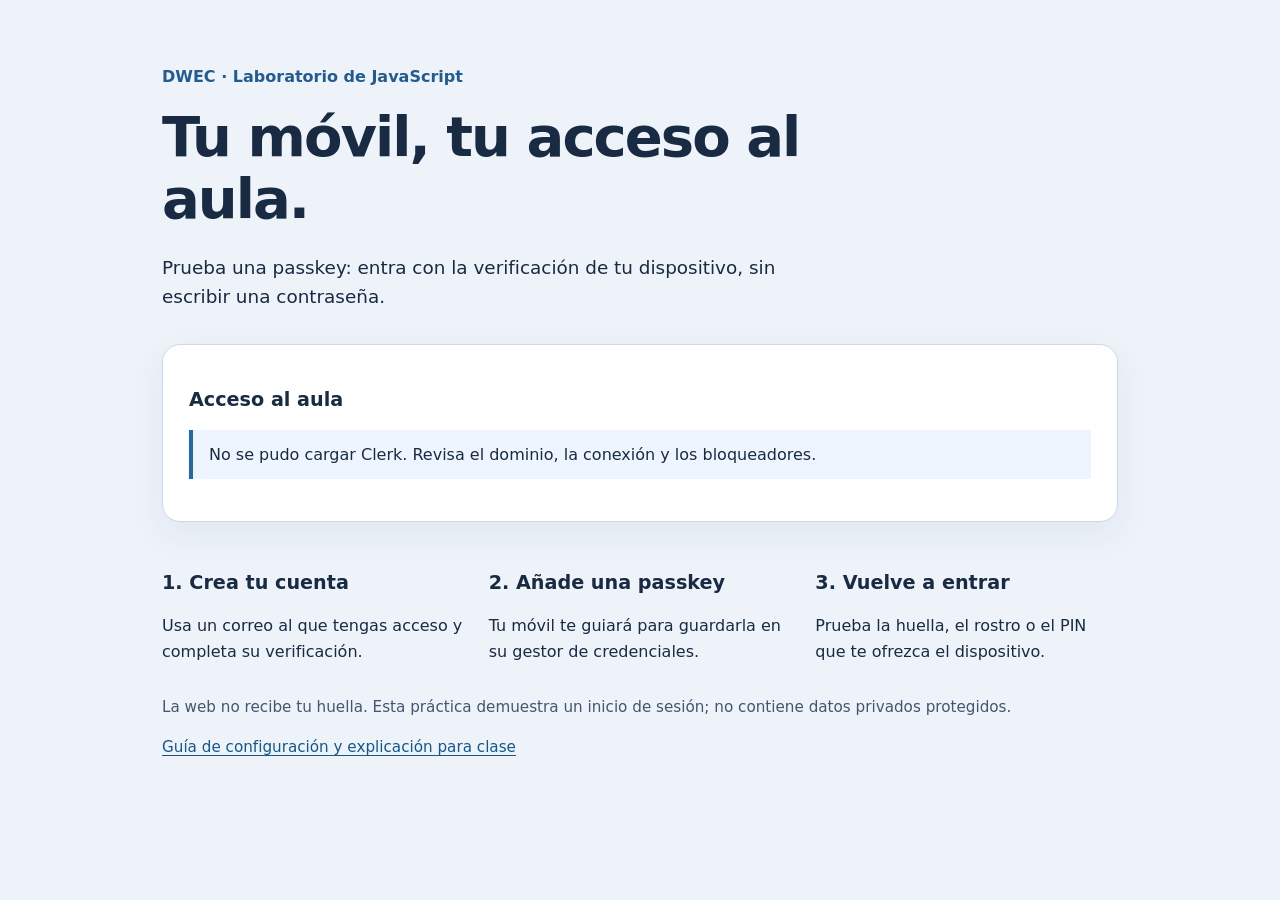
<file: index.html>
<!doctype html>
<html lang="es">
<head>
  <meta charset="utf-8">
  <meta name="viewport" content="width=device-width, initial-scale=1">
  <title>Acceso al aula · Passkeys</title>
  <link rel="stylesheet" href="styles.css">
  <script src="config.js" defer></script>
  <script src="app.js?v=2" defer></script>
</head>
<body>
  <main>
    <p class="etiqueta">DWEC · Laboratorio de JavaScript</p>
    <h1>Tu móvil, tu acceso al aula.</h1>
    <p class="intro">Prueba una passkey: entra con la verificación de tu dispositivo, sin escribir una contraseña.</p>
    <section class="tarjeta" aria-labelledby="titulo-acceso">
      <h2 id="titulo-acceso">Acceso al aula</h2>
      <p id="estado" role="status" aria-live="polite">Preparando la aplicación…</p>
      <div id="sin-sesion" hidden>
        <p>La primera vez, crea tu cuenta. Si ya tienes una passkey, elige esa opción en el formulario de acceso.</p>
        <div class="acciones">
          <button id="entrar" type="button">Iniciar sesión</button>
          <button id="registrar" class="secundario" type="button">Crear cuenta</button>
        </div>
      </div>
      <div id="con-sesion" hidden>
        <p>Has iniciado sesión como <strong id="nombre"></strong>.</p>
        <p>Para preparar el acceso desde este móvil, crea una passkey y sigue el diálogo del dispositivo.</p>
        <div class="acciones">
          <button id="crear-passkey" type="button">Crear mi passkey</button>
          <button id="perfil" class="secundario" type="button">Gestionar mi cuenta</button>
          <button id="salir" class="secundario" type="button">Cerrar sesión</button>
        </div>
        <p class="nota">Después, cierra sesión y vuelve a entrar con la passkey para comprobarla.</p>
      </div>
    </section>
    <section class="pasos" aria-label="Pasos de la práctica">
      <article><h2>1. Crea tu cuenta</h2><p>Usa un correo al que tengas acceso y completa su verificación.</p></article>
      <article><h2>2. Añade una passkey</h2><p>Tu móvil te guiará para guardarla en su gestor de credenciales.</p></article>
      <article><h2>3. Vuelve a entrar</h2><p>Prueba la huella, el rostro o el PIN que te ofrezca el dispositivo.</p></article>
    </section>
    <p class="nota">La web no recibe tu huella. Esta práctica demuestra un inicio de sesión; no contiene datos privados protegidos.</p>
    <footer><a href="LEEME.html">Guía de configuración y explicación para clase</a></footer>
    <noscript>Necesitas activar JavaScript para utilizar esta práctica.</noscript>
  </main>
</body>
</html>
</file>
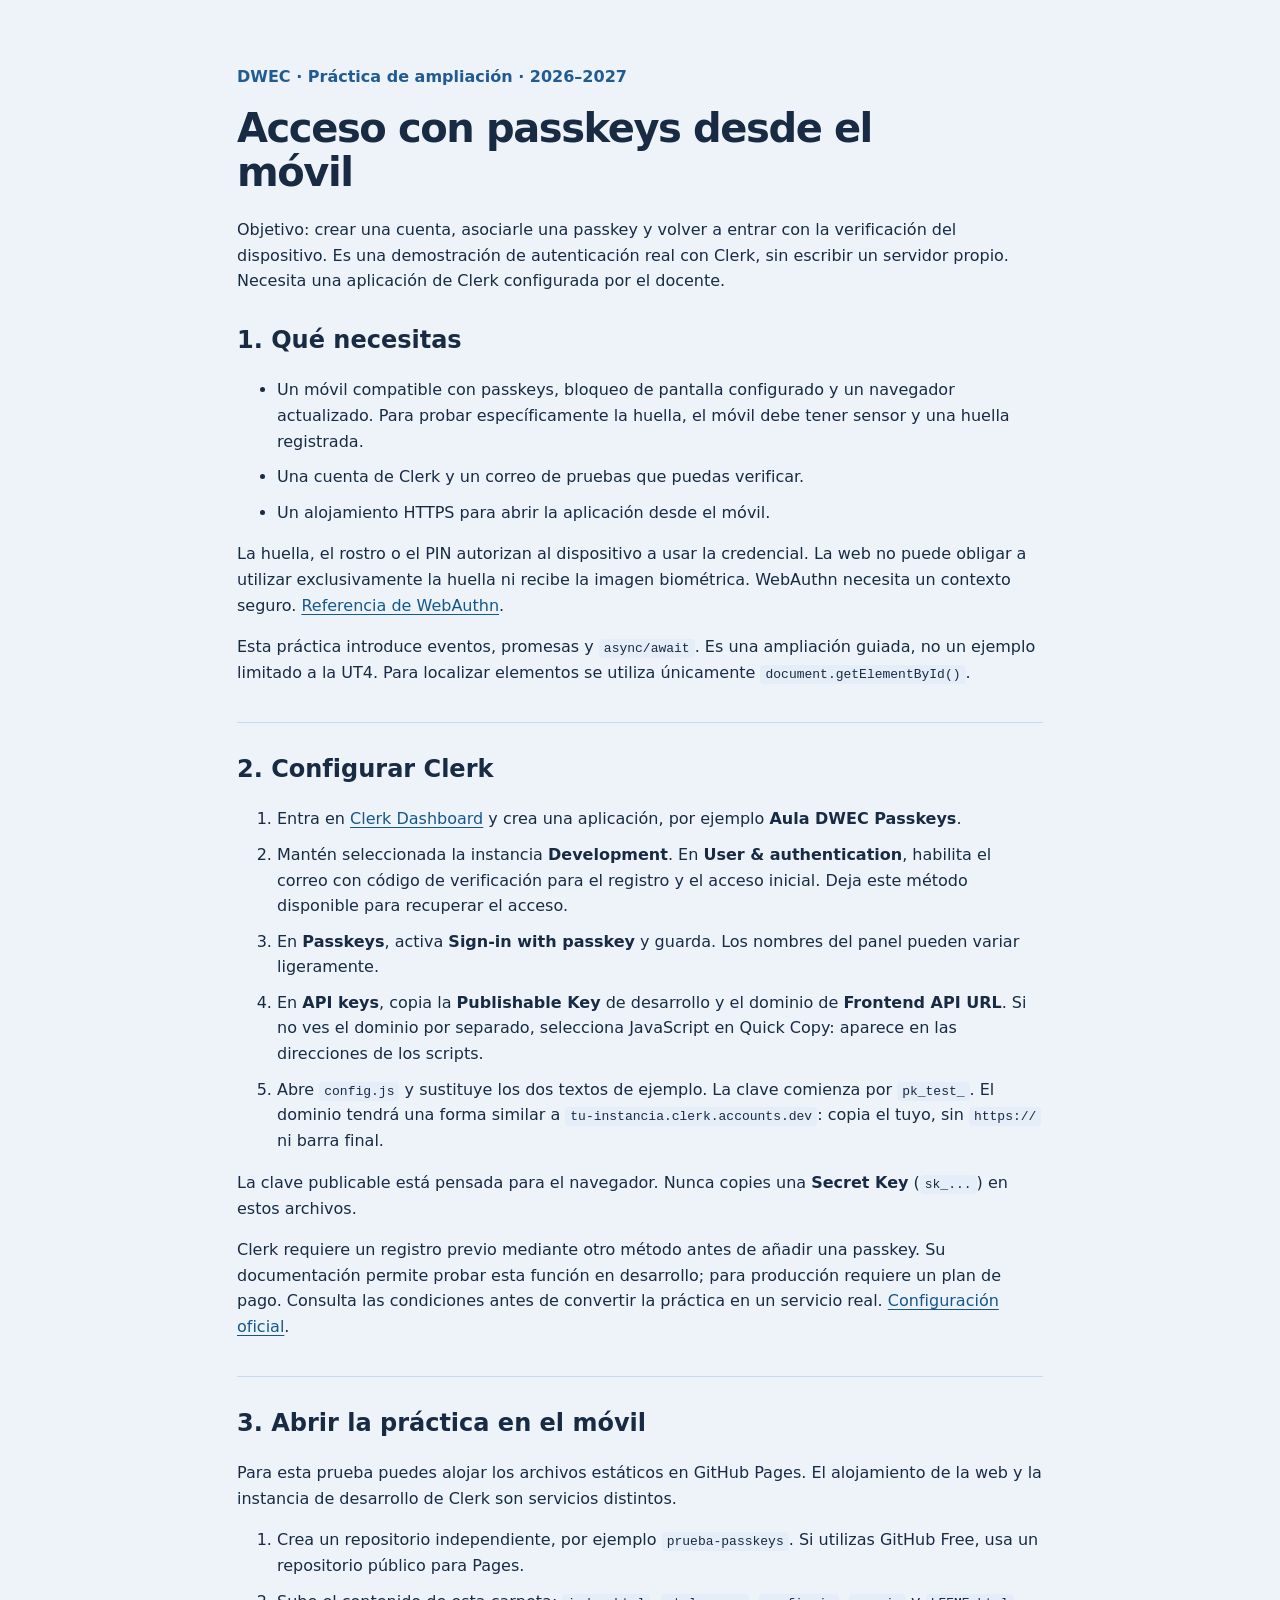
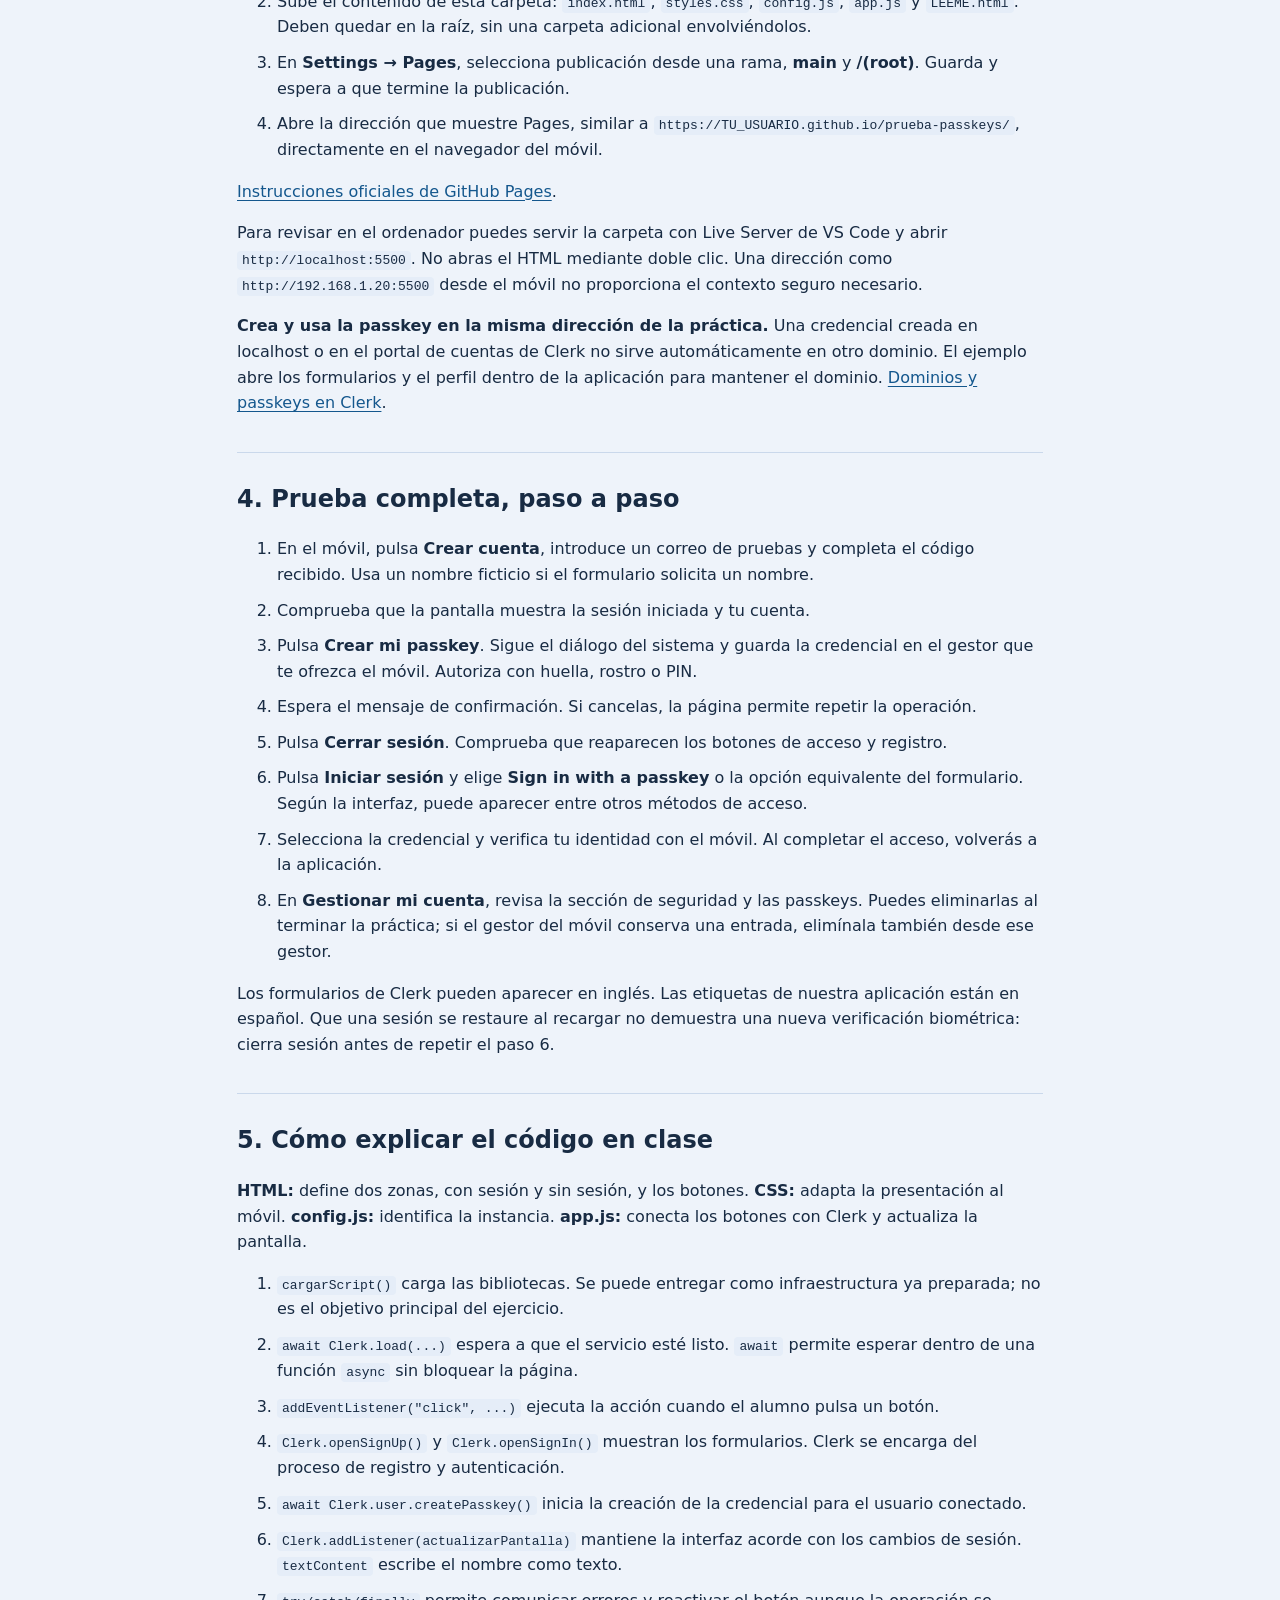
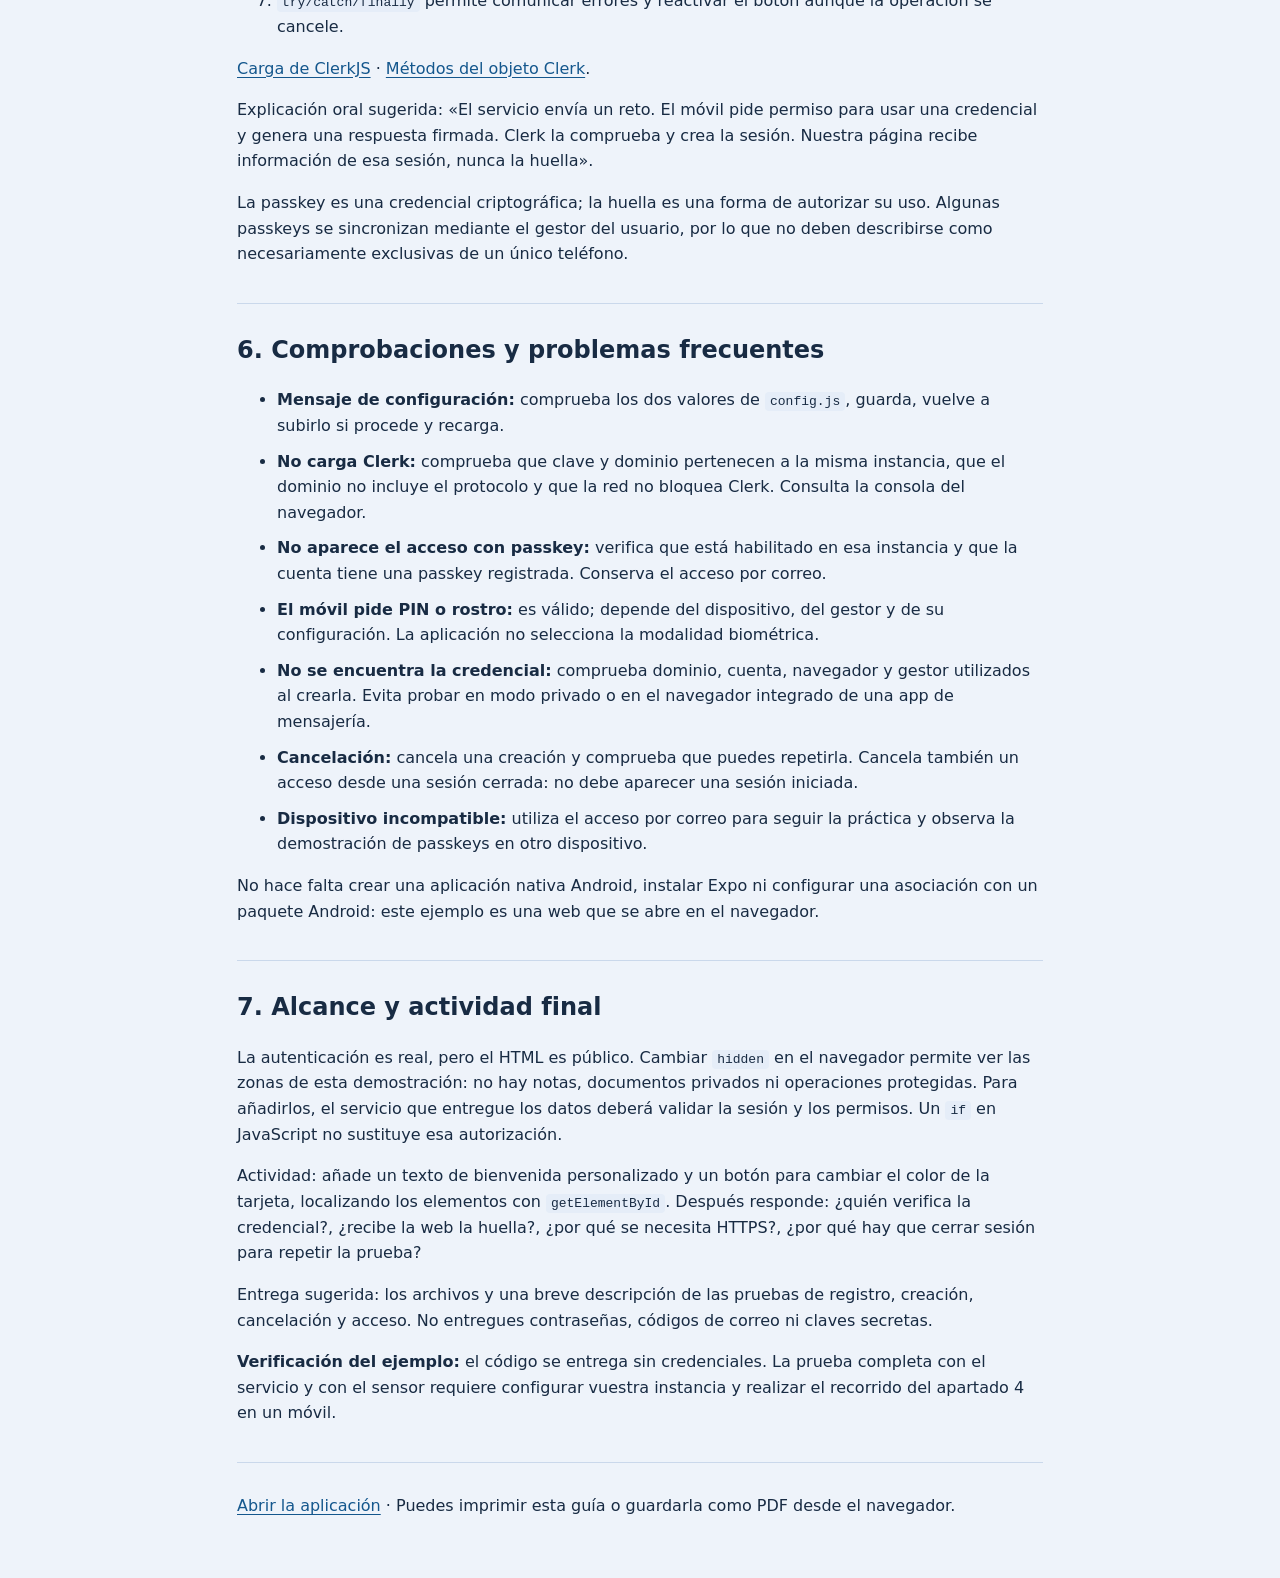
<file: LEEME.html>
<!doctype html>
<html lang="es">
<head><meta charset="utf-8"><meta name="viewport" content="width=device-width, initial-scale=1"><title>Guía docente · Passkeys con Clerk</title><link rel="stylesheet" href="styles.css"></head>
<body><main class="guia">
<p class="etiqueta">DWEC · Práctica de ampliación · 2026–2027</p>
<h1>Acceso con passkeys desde el móvil</h1>
<p>Objetivo: crear una cuenta, asociarle una passkey y volver a entrar con la verificación del dispositivo. Es una demostración de autenticación real con Clerk, sin escribir un servidor propio. Necesita una aplicación de Clerk configurada por el docente.</p>
<section><h2>1. Qué necesitas</h2>
<ul><li>Un móvil compatible con passkeys, bloqueo de pantalla configurado y un navegador actualizado. Para probar específicamente la huella, el móvil debe tener sensor y una huella registrada.</li><li>Una cuenta de Clerk y un correo de pruebas que puedas verificar.</li><li>Un alojamiento HTTPS para abrir la aplicación desde el móvil.</li></ul>
<p>La huella, el rostro o el PIN autorizan al dispositivo a usar la credencial. La web no puede obligar a utilizar exclusivamente la huella ni recibe la imagen biométrica. WebAuthn necesita un contexto seguro. <a href="https://developer.mozilla.org/en-US/docs/Web/API/Web_Authentication_API">Referencia de WebAuthn</a>.</p>
<p>Esta práctica introduce eventos, promesas y <code>async/await</code>. Es una ampliación guiada, no un ejemplo limitado a la UT4. Para localizar elementos se utiliza únicamente <code>document.getElementById()</code>.</p></section>
<section><h2>2. Configurar Clerk</h2>
<ol><li>Entra en <a href="https://dashboard.clerk.com/">Clerk Dashboard</a> y crea una aplicación, por ejemplo <strong>Aula DWEC Passkeys</strong>.</li>
<li>Mantén seleccionada la instancia <strong>Development</strong>. En <strong>User &amp; authentication</strong>, habilita el correo con código de verificación para el registro y el acceso inicial. Deja este método disponible para recuperar el acceso.</li>
<li>En <strong>Passkeys</strong>, activa <strong>Sign-in with passkey</strong> y guarda. Los nombres del panel pueden variar ligeramente.</li>
<li>En <strong>API keys</strong>, copia la <strong>Publishable Key</strong> de desarrollo y el dominio de <strong>Frontend API URL</strong>. Si no ves el dominio por separado, selecciona JavaScript en Quick Copy: aparece en las direcciones de los scripts.</li>
<li>Abre <code>config.js</code> y sustituye los dos textos de ejemplo. La clave comienza por <code>pk_test_</code>. El dominio tendrá una forma similar a <code>tu-instancia.clerk.accounts.dev</code>: copia el tuyo, sin <code>https://</code> ni barra final.</li></ol>
<p>La clave publicable está pensada para el navegador. Nunca copies una <strong>Secret Key</strong> (<code>sk_...</code>) en estos archivos.</p>
<p>Clerk requiere un registro previo mediante otro método antes de añadir una passkey. Su documentación permite probar esta función en desarrollo; para producción requiere un plan de pago. Consulta las condiciones antes de convertir la práctica en un servicio real. <a href="https://clerk.com/docs/guides/configure/auth-strategies/sign-up-sign-in-options">Configuración oficial</a>.</p></section>
<section><h2>3. Abrir la práctica en el móvil</h2>
<p>Para esta prueba puedes alojar los archivos estáticos en GitHub Pages. El alojamiento de la web y la instancia de desarrollo de Clerk son servicios distintos.</p>
<ol><li>Crea un repositorio independiente, por ejemplo <code>prueba-passkeys</code>. Si utilizas GitHub Free, usa un repositorio público para Pages.</li>
<li>Sube el contenido de esta carpeta: <code>index.html</code>, <code>styles.css</code>, <code>config.js</code>, <code>app.js</code> y <code>LEEME.html</code>. Deben quedar en la raíz, sin una carpeta adicional envolviéndolos.</li>
<li>En <strong>Settings → Pages</strong>, selecciona publicación desde una rama, <strong>main</strong> y <strong>/(root)</strong>. Guarda y espera a que termine la publicación.</li>
<li>Abre la dirección que muestre Pages, similar a <code>https://TU_USUARIO.github.io/prueba-passkeys/</code>, directamente en el navegador del móvil.</li></ol>
<p><a href="https://docs.github.com/en/pages/getting-started-with-github-pages/creating-a-github-pages-site">Instrucciones oficiales de GitHub Pages</a>.</p>
<p>Para revisar en el ordenador puedes servir la carpeta con Live Server de VS Code y abrir <code>http://localhost:5500</code>. No abras el HTML mediante doble clic. Una dirección como <code>http://192.168.1.20:5500</code> desde el móvil no proporciona el contexto seguro necesario.</p>
<p><strong>Crea y usa la passkey en la misma dirección de la práctica.</strong> Una credencial creada en localhost o en el portal de cuentas de Clerk no sirve automáticamente en otro dominio. El ejemplo abre los formularios y el perfil dentro de la aplicación para mantener el dominio. <a href="https://clerk.com/docs/guides/development/custom-flows/authentication/passkeys">Dominios y passkeys en Clerk</a>.</p></section>
<section><h2>4. Prueba completa, paso a paso</h2>
<ol><li>En el móvil, pulsa <strong>Crear cuenta</strong>, introduce un correo de pruebas y completa el código recibido. Usa un nombre ficticio si el formulario solicita un nombre.</li>
<li>Comprueba que la pantalla muestra la sesión iniciada y tu cuenta.</li>
<li>Pulsa <strong>Crear mi passkey</strong>. Sigue el diálogo del sistema y guarda la credencial en el gestor que te ofrezca el móvil. Autoriza con huella, rostro o PIN.</li>
<li>Espera el mensaje de confirmación. Si cancelas, la página permite repetir la operación.</li>
<li>Pulsa <strong>Cerrar sesión</strong>. Comprueba que reaparecen los botones de acceso y registro.</li>
<li>Pulsa <strong>Iniciar sesión</strong> y elige <strong>Sign in with a passkey</strong> o la opción equivalente del formulario. Según la interfaz, puede aparecer entre otros métodos de acceso.</li>
<li>Selecciona la credencial y verifica tu identidad con el móvil. Al completar el acceso, volverás a la aplicación.</li>
<li>En <strong>Gestionar mi cuenta</strong>, revisa la sección de seguridad y las passkeys. Puedes eliminarlas al terminar la práctica; si el gestor del móvil conserva una entrada, elimínala también desde ese gestor.</li></ol>
<p>Los formularios de Clerk pueden aparecer en inglés. Las etiquetas de nuestra aplicación están en español. Que una sesión se restaure al recargar no demuestra una nueva verificación biométrica: cierra sesión antes de repetir el paso 6.</p></section>
<section><h2>5. Cómo explicar el código en clase</h2>
<p><strong>HTML:</strong> define dos zonas, con sesión y sin sesión, y los botones. <strong>CSS:</strong> adapta la presentación al móvil. <strong>config.js:</strong> identifica la instancia. <strong>app.js:</strong> conecta los botones con Clerk y actualiza la pantalla.</p>
<ol><li><code>cargarScript()</code> carga las bibliotecas. Se puede entregar como infraestructura ya preparada; no es el objetivo principal del ejercicio.</li>
<li><code>await Clerk.load(...)</code> espera a que el servicio esté listo. <code>await</code> permite esperar dentro de una función <code>async</code> sin bloquear la página.</li>
<li><code>addEventListener("click", ...)</code> ejecuta la acción cuando el alumno pulsa un botón.</li>
<li><code>Clerk.openSignUp()</code> y <code>Clerk.openSignIn()</code> muestran los formularios. Clerk se encarga del proceso de registro y autenticación.</li>
<li><code>await Clerk.user.createPasskey()</code> inicia la creación de la credencial para el usuario conectado.</li>
<li><code>Clerk.addListener(actualizarPantalla)</code> mantiene la interfaz acorde con los cambios de sesión. <code>textContent</code> escribe el nombre como texto.</li>
<li><code>try/catch/finally</code> permite comunicar errores y reactivar el botón aunque la operación se cancele.</li></ol>
<p><a href="https://clerk.com/docs/js-frontend/getting-started/quickstart">Carga de ClerkJS</a> · <a href="https://clerk.com/docs/js-frontend/reference/objects/clerk">Métodos del objeto Clerk</a>.</p>
<p>Explicación oral sugerida: «El servicio envía un reto. El móvil pide permiso para usar una credencial y genera una respuesta firmada. Clerk la comprueba y crea la sesión. Nuestra página recibe información de esa sesión, nunca la huella».</p>
<p>La passkey es una credencial criptográfica; la huella es una forma de autorizar su uso. Algunas passkeys se sincronizan mediante el gestor del usuario, por lo que no deben describirse como necesariamente exclusivas de un único teléfono.</p></section>
<section><h2>6. Comprobaciones y problemas frecuentes</h2>
<ul><li><strong>Mensaje de configuración:</strong> comprueba los dos valores de <code>config.js</code>, guarda, vuelve a subirlo si procede y recarga.</li>
<li><strong>No carga Clerk:</strong> comprueba que clave y dominio pertenecen a la misma instancia, que el dominio no incluye el protocolo y que la red no bloquea Clerk. Consulta la consola del navegador.</li>
<li><strong>No aparece el acceso con passkey:</strong> verifica que está habilitado en esa instancia y que la cuenta tiene una passkey registrada. Conserva el acceso por correo.</li>
<li><strong>El móvil pide PIN o rostro:</strong> es válido; depende del dispositivo, del gestor y de su configuración. La aplicación no selecciona la modalidad biométrica.</li>
<li><strong>No se encuentra la credencial:</strong> comprueba dominio, cuenta, navegador y gestor utilizados al crearla. Evita probar en modo privado o en el navegador integrado de una app de mensajería.</li>
<li><strong>Cancelación:</strong> cancela una creación y comprueba que puedes repetirla. Cancela también un acceso desde una sesión cerrada: no debe aparecer una sesión iniciada.</li>
<li><strong>Dispositivo incompatible:</strong> utiliza el acceso por correo para seguir la práctica y observa la demostración de passkeys en otro dispositivo.</li></ul>
<p>No hace falta crear una aplicación nativa Android, instalar Expo ni configurar una asociación con un paquete Android: este ejemplo es una web que se abre en el navegador.</p></section>
<section><h2>7. Alcance y actividad final</h2>
<p>La autenticación es real, pero el HTML es público. Cambiar <code>hidden</code> en el navegador permite ver las zonas de esta demostración: no hay notas, documentos privados ni operaciones protegidas. Para añadirlos, el servicio que entregue los datos deberá validar la sesión y los permisos. Un <code>if</code> en JavaScript no sustituye esa autorización.</p>
<p>Actividad: añade un texto de bienvenida personalizado y un botón para cambiar el color de la tarjeta, localizando los elementos con <code>getElementById</code>. Después responde: ¿quién verifica la credencial?, ¿recibe la web la huella?, ¿por qué se necesita HTTPS?, ¿por qué hay que cerrar sesión para repetir la prueba?</p>
<p>Entrega sugerida: los archivos y una breve descripción de las pruebas de registro, creación, cancelación y acceso. No entregues contraseñas, códigos de correo ni claves secretas.</p>
<p><strong>Verificación del ejemplo:</strong> el código se entrega sin credenciales. La prueba completa con el servicio y con el sensor requiere configurar vuestra instancia y realizar el recorrido del apartado 4 en un móvil.</p></section>
<p><a href="index.html">Abrir la aplicación</a> · Puedes imprimir esta guía o guardarla como PDF desde el navegador.</p>
</main></body></html>
</file>
<file: styles.css>
:root { color-scheme: light; font-family: system-ui, sans-serif; color: #182b43; background: #eef3fa; line-height: 1.6; }
* { box-sizing: border-box; }
body { margin: 0; }
main { max-width: 1000px; margin: auto; padding: 48px 22px; }
h1 { font-size: clamp(2rem, 6vw, 3.5rem); line-height: 1.12; max-width: 760px; margin: 12px 0 22px; letter-spacing: -.035em; }
h2 { font-size: 1.2rem; line-height: 1.4; }
.etiqueta { color: #215b91; font-weight: 700; }
.intro { font-size: 1.15rem; max-width: 650px; }
.tarjeta { margin: 32px 0; padding: 26px; border: 1px solid #cad8eb; border-radius: 18px; background: white; box-shadow: 0 12px 35px #172d4710; }
#estado { padding: 12px 16px; border-left: 4px solid #2268ac; background: #eef5ff; overflow-wrap: anywhere; }
.acciones { display: flex; flex-wrap: wrap; gap: 12px; margin: 20px 0; }
button { font: inherit; font-weight: 650; cursor: pointer; border: 1px solid #174c80; border-radius: 9px; padding: 12px 18px; color: white; background: #174c80; min-height: 48px; }
button:hover { background: #103858; }
button.secundario { background: white; color: #174c80; }
button.secundario:hover { background: #eaf2fc; }
button:disabled { opacity: .65; cursor: wait; }
:focus-visible { outline: 3px solid #b65b00; outline-offset: 4px; }
.pasos { display: grid; grid-template-columns: repeat(3, 1fr); gap: 24px; }
.nota, footer { color: #435570; font-size: .95rem; }
a { color: #14578d; text-underline-offset: 3px; }
code { background: #e5edf8; padding: 2px 5px; border-radius: 4px; overflow-wrap: anywhere; }
li { margin-bottom: 10px; }
.guia { max-width: 850px; }
.guia section { margin: 30px 0; padding-bottom: 20px; border-bottom: 1px solid #cad8eb; }
.guia h1 { font-size: 2.5rem; }
.guia h2 { font-size: 1.5rem; }
[hidden] { display: none !important; }
@media (max-width: 620px) { main { padding: 28px 18px; } .pasos { grid-template-columns: 1fr; gap: 0; } .tarjeta { padding: 20px; } .acciones button { width: 100%; } }
@media print { :root { background: white; color: black; } main { padding: 0; } .guia section { break-inside: avoid; } }
</file>
